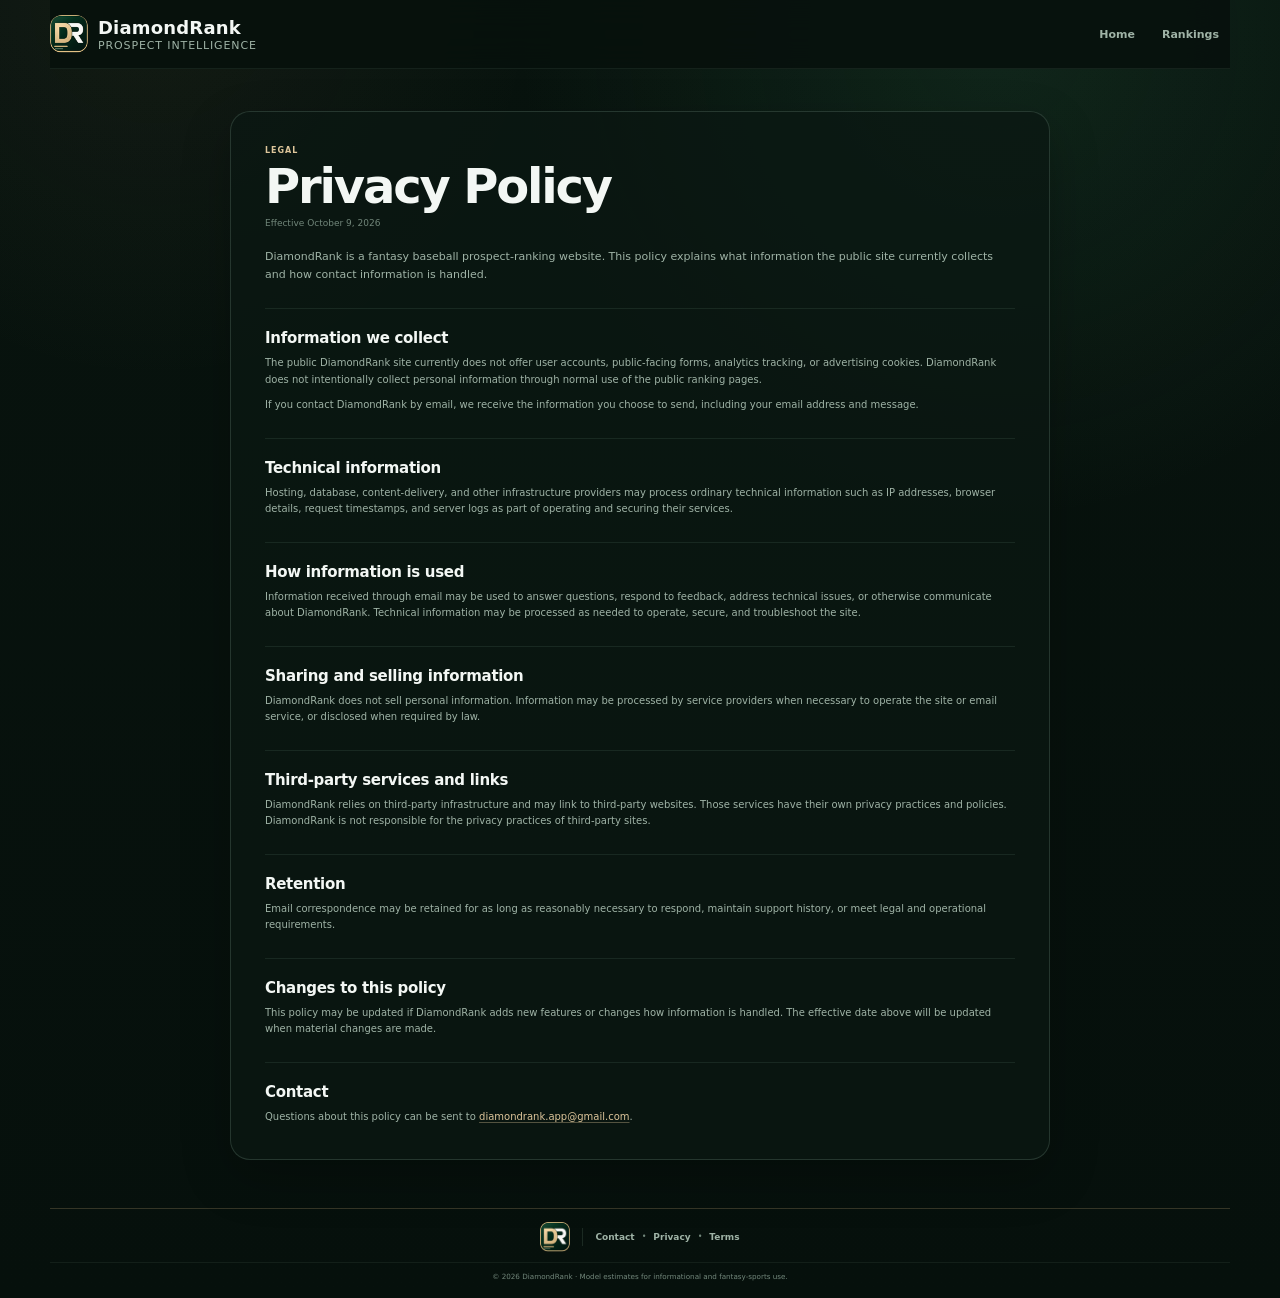
<file: privacy.html>
<!doctype html>
<html lang="en">
<head>
  <meta charset="utf-8" />
  <meta name="viewport" content="width=device-width,initial-scale=1,viewport-fit=cover" />
  <meta name="theme-color" content="#07110d" />
  <title>Privacy Policy · DiamondRank</title>
  <meta name="description" content="DiamondRank privacy policy and information-handling practices." />

  <link rel="icon" href="./assets/diamondrank-favicon.ico" sizes="any" />
  <link rel="icon" type="image/png" sizes="32x32" href="./assets/diamondrank-favicon-32.png" />
  <link rel="icon" type="image/png" sizes="16x16" href="./assets/diamondrank-favicon-16.png" />
  <link rel="apple-touch-icon" sizes="180x180" href="./assets/diamondrank-apple-touch-icon.png" />
  <link rel="manifest" href="./site.webmanifest" />

  <link rel="stylesheet" href="./css/diamondrank.css?v=38" />
</head>
<body class="legal-v1">
  <div class="site-shell">
    <header class="site-header">
      <a class="brand" href="./" aria-label="DiamondRank home">
        <span class="brand-mark" aria-hidden="true"><img src="./assets/diamondrank-icon-64.png" alt="" width="64" height="64" /></span>
        <span>
          <strong>DiamondRank</strong>
          <small>Prospect Intelligence</small>
        </span>
      </a>

      <nav class="site-nav" aria-label="Primary navigation">
        <a href="./">Home</a>
        <a href="./rankings.html?mode=hitters">Rankings</a>
      </nav>
    </header>

    <main class="legal-main">
      <article class="legal-card">
        <p class="legal-eyebrow">LEGAL</p>
        <h1>Privacy Policy</h1>
        <p class="legal-meta">Effective October 9, 2026</p>

        <p class="legal-intro">
          DiamondRank is a fantasy baseball prospect-ranking website. This policy explains
          what information the public site currently collects and how contact information is handled.
        </p>

        <section class="legal-section">
          <h2>Information we collect</h2>
          <p>
            The public DiamondRank site currently does not offer user accounts, public-facing forms,
            analytics tracking, or advertising cookies. DiamondRank does not intentionally collect
            personal information through normal use of the public ranking pages.
          </p>
          <p>
            If you contact DiamondRank by email, we receive the information you choose to send,
            including your email address and message.
          </p>
        </section>

        <section class="legal-section">
          <h2>Technical information</h2>
          <p>
            Hosting, database, content-delivery, and other infrastructure providers may process
            ordinary technical information such as IP addresses, browser details, request timestamps,
            and server logs as part of operating and securing their services.
          </p>
        </section>

        <section class="legal-section">
          <h2>How information is used</h2>
          <p>
            Information received through email may be used to answer questions, respond to feedback,
            address technical issues, or otherwise communicate about DiamondRank. Technical information
            may be processed as needed to operate, secure, and troubleshoot the site.
          </p>
        </section>

        <section class="legal-section">
          <h2>Sharing and selling information</h2>
          <p>
            DiamondRank does not sell personal information. Information may be processed by service
            providers when necessary to operate the site or email service, or disclosed when required by law.
          </p>
        </section>

        <section class="legal-section">
          <h2>Third-party services and links</h2>
          <p>
            DiamondRank relies on third-party infrastructure and may link to third-party websites.
            Those services have their own privacy practices and policies. DiamondRank is not responsible
            for the privacy practices of third-party sites.
          </p>
        </section>

        <section class="legal-section">
          <h2>Retention</h2>
          <p>
            Email correspondence may be retained for as long as reasonably necessary to respond,
            maintain support history, or meet legal and operational requirements.
          </p>
        </section>

        <section class="legal-section">
          <h2>Changes to this policy</h2>
          <p>
            This policy may be updated if DiamondRank adds new features or changes how information is handled.
            The effective date above will be updated when material changes are made.
          </p>
        </section>

        <section class="legal-section">
          <h2>Contact</h2>
          <p>
            Questions about this policy can be sent to
            <a href="mailto:diamondrank.app@gmail.com">diamondrank.app@gmail.com</a>.
          </p>
        </section>
      </article>
    </main>

    <diamondrank-footer></diamondrank-footer>
  </div>
  <script src="./js/site-footer.js"></script>
</body>
</html>
</file>
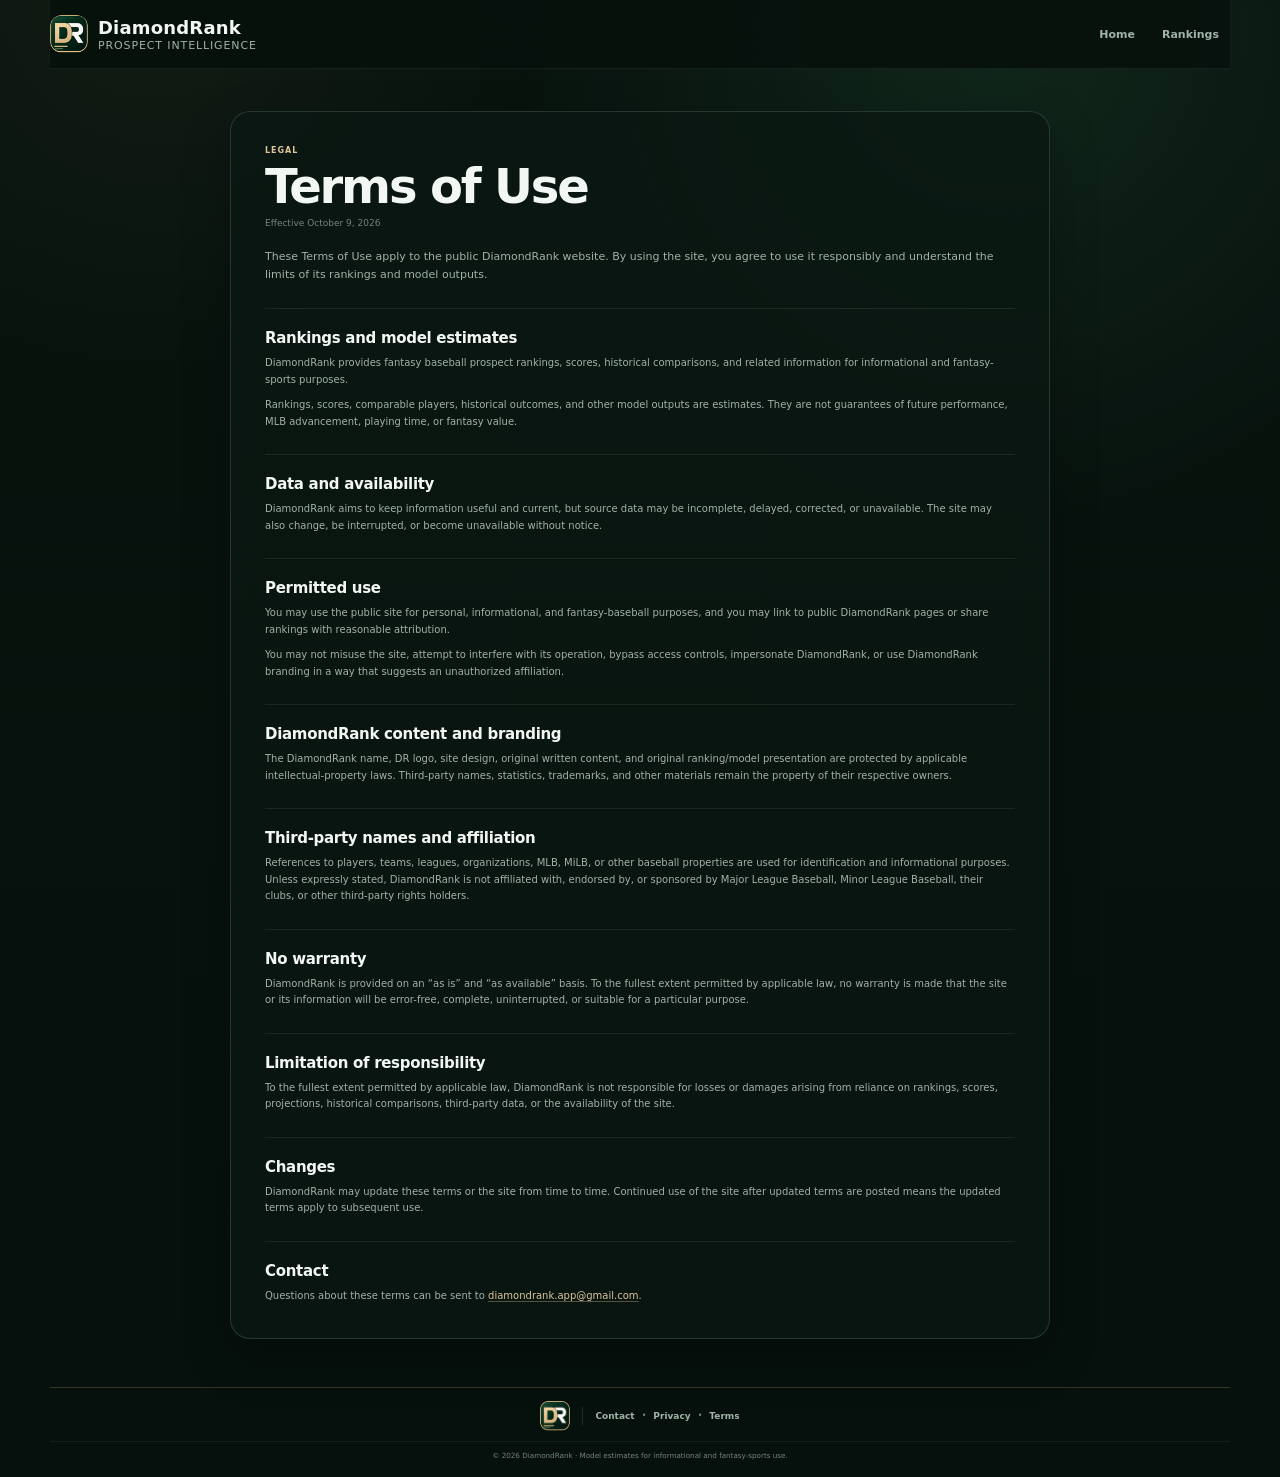
<file: terms.html>
<!doctype html>
<html lang="en">
<head>
  <meta charset="utf-8" />
  <meta name="viewport" content="width=device-width,initial-scale=1,viewport-fit=cover" />
  <meta name="theme-color" content="#07110d" />
  <title>Terms of Use · DiamondRank</title>
  <meta name="description" content="Terms governing use of the DiamondRank fantasy baseball prospect-ranking website." />

  <link rel="icon" href="./assets/diamondrank-favicon.ico" sizes="any" />
  <link rel="icon" type="image/png" sizes="32x32" href="./assets/diamondrank-favicon-32.png" />
  <link rel="icon" type="image/png" sizes="16x16" href="./assets/diamondrank-favicon-16.png" />
  <link rel="apple-touch-icon" sizes="180x180" href="./assets/diamondrank-apple-touch-icon.png" />
  <link rel="manifest" href="./site.webmanifest" />

  <link rel="stylesheet" href="./css/diamondrank.css?v=38" />
</head>
<body class="legal-v1">
  <div class="site-shell">
    <header class="site-header">
      <a class="brand" href="./" aria-label="DiamondRank home">
        <span class="brand-mark" aria-hidden="true"><img src="./assets/diamondrank-icon-64.png" alt="" width="64" height="64" /></span>
        <span>
          <strong>DiamondRank</strong>
          <small>Prospect Intelligence</small>
        </span>
      </a>

      <nav class="site-nav" aria-label="Primary navigation">
        <a href="./">Home</a>
        <a href="./rankings.html?mode=hitters">Rankings</a>
      </nav>
    </header>

    <main class="legal-main">
      <article class="legal-card">
        <p class="legal-eyebrow">LEGAL</p>
        <h1>Terms of Use</h1>
        <p class="legal-meta">Effective October 9, 2026</p>

        <p class="legal-intro">
          These Terms of Use apply to the public DiamondRank website. By using the site,
          you agree to use it responsibly and understand the limits of its rankings and model outputs.
        </p>

        <section class="legal-section">
          <h2>Rankings and model estimates</h2>
          <p>
            DiamondRank provides fantasy baseball prospect rankings, scores, historical comparisons,
            and related information for informational and fantasy-sports purposes.
          </p>
          <p>
            Rankings, scores, comparable players, historical outcomes, and other model outputs are estimates.
            They are not guarantees of future performance, MLB advancement, playing time, or fantasy value.
          </p>
        </section>

        <section class="legal-section">
          <h2>Data and availability</h2>
          <p>
            DiamondRank aims to keep information useful and current, but source data may be incomplete,
            delayed, corrected, or unavailable. The site may also change, be interrupted, or become unavailable
            without notice.
          </p>
        </section>

        <section class="legal-section">
          <h2>Permitted use</h2>
          <p>
            You may use the public site for personal, informational, and fantasy-baseball purposes,
            and you may link to public DiamondRank pages or share rankings with reasonable attribution.
          </p>
          <p>
            You may not misuse the site, attempt to interfere with its operation, bypass access controls,
            impersonate DiamondRank, or use DiamondRank branding in a way that suggests an unauthorized affiliation.
          </p>
        </section>

        <section class="legal-section">
          <h2>DiamondRank content and branding</h2>
          <p>
            The DiamondRank name, DR logo, site design, original written content, and original ranking/model
            presentation are protected by applicable intellectual-property laws. Third-party names, statistics,
            trademarks, and other materials remain the property of their respective owners.
          </p>
        </section>

        <section class="legal-section">
          <h2>Third-party names and affiliation</h2>
          <p>
            References to players, teams, leagues, organizations, MLB, MiLB, or other baseball properties
            are used for identification and informational purposes. Unless expressly stated, DiamondRank is
            not affiliated with, endorsed by, or sponsored by Major League Baseball, Minor League Baseball,
            their clubs, or other third-party rights holders.
          </p>
        </section>

        <section class="legal-section">
          <h2>No warranty</h2>
          <p>
            DiamondRank is provided on an “as is” and “as available” basis. To the fullest extent permitted
            by applicable law, no warranty is made that the site or its information will be error-free,
            complete, uninterrupted, or suitable for a particular purpose.
          </p>
        </section>

        <section class="legal-section">
          <h2>Limitation of responsibility</h2>
          <p>
            To the fullest extent permitted by applicable law, DiamondRank is not responsible for losses
            or damages arising from reliance on rankings, scores, projections, historical comparisons,
            third-party data, or the availability of the site.
          </p>
        </section>

        <section class="legal-section">
          <h2>Changes</h2>
          <p>
            DiamondRank may update these terms or the site from time to time. Continued use of the site
            after updated terms are posted means the updated terms apply to subsequent use.
          </p>
        </section>

        <section class="legal-section">
          <h2>Contact</h2>
          <p>
            Questions about these terms can be sent to
            <a href="mailto:diamondrank.app@gmail.com">diamondrank.app@gmail.com</a>.
          </p>
        </section>
      </article>
    </main>

    <diamondrank-footer></diamondrank-footer>
  </div>
  <script src="./js/site-footer.js"></script>
</body>
</html>
</file>
<file: css/diamondrank.css>
:root {
  color-scheme: dark;
  --bg: #07110d;
  --bg-2: #0b1712;
  --panel: rgba(14, 30, 23, 0.88);
  --panel-solid: #0f2018;
  --panel-2: #13271e;
  --border: rgba(177, 224, 197, 0.16);
  --border-strong: rgba(177, 224, 197, 0.27);
  --text: #f3f7f4;
  --muted: #9fb3a6;
  --muted-2: #71867a;
  --green: #59d18c;
  --green-bright: #82e7ad;
  --gold: #d8bd71;
  --danger: #f28b82;
  --shadow: 0 18px 50px rgba(0,0,0,.24);
  --radius: 18px;
  --score-red: #f06b70;
  --score-orange: #f29a52;
  --score-gold: #e5c95c;
  --score-lime: #a6da68;
  --score-emerald: #72e5a5;
  --score-neutral: #a5b6ab;
}

* { box-sizing: border-box; }
html { background: var(--bg); }
body {
  margin: 0;
  min-height: 100vh;
  background:
    radial-gradient(circle at 78% 3%, rgba(60, 139, 94, .16), transparent 30rem),
    linear-gradient(180deg, #08130e 0%, #06100c 100%);
  color: var(--text);
  font-family: Inter, ui-sans-serif, system-ui, -apple-system, BlinkMacSystemFont, "Segoe UI", sans-serif;
  -webkit-font-smoothing: antialiased;
}
button, input, select { font: inherit; }
button { cursor: pointer; }
a { color: inherit; text-decoration: none; }
[hidden] { display: none !important; }

.site-shell { width: min(1180px, calc(100% - 28px)); margin: 0 auto; }
.site-header {
  position: sticky;
  top: 0;
  z-index: 20;
  display: flex;
  align-items: center;
  justify-content: space-between;
  gap: 16px;
  padding: 15px 0;
  background: rgba(7, 17, 13, .9);
  backdrop-filter: blur(18px);
  border-bottom: 1px solid rgba(177,224,197,.08);
}
.brand { display:flex; align-items:center; gap:10px; min-width:0; }
.brand-mark {
  display:grid; place-items:center; width:38px; height:38px; flex:0 0 auto;
  color: var(--green-bright); font-size:24px;
  border:1px solid var(--border-strong); border-radius:12px; background:#102119;
  box-shadow: inset 0 0 18px rgba(89,209,140,.08);
}
.brand strong { display:block; font-size:18px; letter-spacing:.01em; }
.brand small { display:block; margin-top:1px; color:var(--muted); font-size:11px; letter-spacing:.08em; text-transform:uppercase; }
.header-status { color: var(--muted); font-size: 12px; text-align:right; }

main { padding: 32px 0 24px; }
.hero {
  display:grid;
  grid-template-columns: 1fr auto;
  align-items:end;
  gap: 24px;
  padding: 30px;
  border:1px solid var(--border);
  border-radius: 24px;
  background: linear-gradient(135deg, rgba(18,39,29,.94), rgba(10,23,17,.92));
  box-shadow: var(--shadow);
}
.eyebrow { margin:0 0 7px; color:var(--green-bright); font-size:11px; font-weight:800; letter-spacing:.14em; }
.hero h1 { max-width:760px; margin:0; font-size:clamp(32px, 6vw, 62px); line-height:.98; letter-spacing:-.045em; }
.hero-text { max-width:760px; margin:18px 0 0; color:var(--muted); font-size:15px; line-height:1.65; }
.leaderboard-hero { align-items:center; padding:14px 16px; }
.leaderboard-hero h1 { max-width:720px; font-size:clamp(30px, 4.2vw, 48px); line-height:.98; }
.leaderboard-hero .hero-text { margin-top:7px; font-size:11px; line-height:1.35; }

.hero-summary-grid { display:grid; grid-template-columns:repeat(2,minmax(100px,1fr)); gap:8px; }
.hero-summary-card {
  min-width:110px;
  padding:10px 12px;
  border:1px solid var(--border);
  border-radius:12px;
  background:rgba(255,255,255,.012);
  text-align:right;
}
.hero-summary-card small,
.hero-summary-card span { display:block; color:var(--muted-2); font-size:8px; }
.hero-summary-card small { font-weight:800; letter-spacing:.07em; text-transform:uppercase; }
.hero-summary-card strong { display:block; margin:3px 0 2px; font-size:22px; line-height:1; }

.board-mode-switch {
  display:grid;
  grid-template-columns:repeat(2,minmax(0,1fr));
  gap:6px;
  width:min(360px,100%);
  margin:12px 0 8px;
  padding:5px;
  border:1px solid var(--border);
  border-radius:14px;
  background:rgba(13,28,21,.82);
}
.board-mode-button {
  display:flex;
  min-height:38px;
  align-items:center;
  justify-content:center;
  padding:7px 14px;
  border:1px solid transparent;
  border-radius:10px;
  color:var(--muted);
  background:transparent;
  font-size:12px;
  font-weight:800;
  letter-spacing:.02em;
}
.board-mode-button:hover { color:var(--text); }
.board-mode-button.active,
.board-mode-button[aria-current="page"] {
  color:#07110d;
  background:var(--green-bright);
  border-color:rgba(130,231,173,.62);
  box-shadow:0 6px 18px rgba(0,0,0,.14);
}

.toolbar {
  display:grid;
  grid-template-columns:minmax(190px,1.5fr) repeat(4,minmax(120px,.8fr)) auto;
  gap:10px;
  margin:8px 0;
  padding:12px;
  border:1px solid var(--border);
  border-radius:16px;
  background:rgba(13,28,21,.82);
}
.toolbar label { display:grid; gap:5px; min-width:0; }
.toolbar label > span { padding-left:2px; color:var(--muted-2); font-size:10px; font-weight:750; letter-spacing:.08em; text-transform:uppercase; }
.toolbar input, .toolbar select {
  width:100%; min-width:0; height:42px; padding:0 12px;
  color:var(--text); background:#0a1811; border:1px solid var(--border); border-radius:10px; outline:none;
}
.toolbar input:focus, .toolbar select:focus { border-color:rgba(89,209,140,.55); box-shadow:0 0 0 3px rgba(89,209,140,.08); }
.ghost-button,
.filter-toggle {
  align-self:end;
  min-height:42px;
  padding:0 15px;
  color:var(--muted);
  background:transparent;
  border:1px solid var(--border);
  border-radius:10px;
}
.ghost-button:hover, .filter-toggle:hover { color:var(--text); border-color:var(--border-strong); }
.filter-toggle { display:none; }
#activeFilterCount {
  display:inline-grid; min-width:18px; height:18px; padding:0 5px; margin-left:5px;
  place-items:center; border-radius:999px; color:#07110d; background:var(--green-bright);
  font-size:10px; font-weight:850;
}
.filter-toggle.has-active-filters { border-color:rgba(89,209,140,.5); color:var(--green-bright); }

.board-panel {
  overflow:hidden;
  margin-top:8px;
  border:1px solid var(--border);
  border-radius:20px;
  background:rgba(11,24,18,.82);
  box-shadow:var(--shadow);
}
.board-head { display:flex; justify-content:space-between; align-items:flex-end; gap:16px; padding:18px 18px 13px; border-bottom:1px solid var(--border); }
.board-head-compact { min-height:0; padding:11px 18px; }
.board-head-title { min-width:0; }
.board-eyebrow { display:block; margin-bottom:2px; color:var(--green-bright); font-size:8px; font-weight:850; letter-spacing:.09em; text-transform:uppercase; }
.board-head h2 { margin:0; font-size:22px; letter-spacing:-.025em; }
.board-result-summary { display:flex; flex-direction:column; align-items:flex-end; gap:2px; color:var(--muted-2); font-size:9px; }
.board-result-summary strong { color:var(--text); font-size:13px; }

.leaderboard { display:grid; }
.player-row {
  appearance:none; width:100%; color:inherit; text-align:left; background:transparent; border:0;
  display:grid; grid-template-columns:64px minmax(0,1.55fr) minmax(90px,.55fr) minmax(90px,.55fr) minmax(90px,.55fr) 70px;
  align-items:center; gap:12px; min-height:76px; padding:11px 16px;
  border-bottom:1px solid rgba(177,224,197,.08);
  transition:background .15s ease, transform .15s ease;
}
button.player-row:hover { background:rgba(89,209,140,.055); }
button.player-row:focus-visible { outline:2px solid var(--green); outline-offset:-2px; }
.rank-box { display:flex; align-items:baseline; gap:2px; }
.rank-box small { color:var(--muted-2); font-weight:700; }
.rank-number { font-size:25px; font-weight:850; letter-spacing:-.04em; }
.player-main { min-width:0; }
.player-name { overflow:hidden; text-overflow:ellipsis; white-space:nowrap; font-size:17px; font-weight:780; letter-spacing:-.015em; }
.player-meta { display:flex; flex-wrap:wrap; gap:5px 9px; margin-top:4px; color:var(--muted); font-size:11px; }
.player-meta .confidence { color:var(--green-bright); }
.score-cell { display:flex; flex-direction:column; align-items:flex-end; gap:1px; }
.score-cell strong { font-size:18px; letter-spacing:-.02em; }
.score-cell span { color:var(--muted-2); font-size:9px; font-weight:750; letter-spacing:.07em; text-transform:uppercase; }
.score-cell.primary strong { font-size:24px; }
.row-chevron { color:var(--muted-2); font-size:21px; text-align:right; }
.row-status { color:var(--muted-2); font-size:8px; font-weight:750; line-height:1.2; text-align:right; text-transform:uppercase; letter-spacing:.05em; }

.tone-red strong, strong.tone-red { color:var(--score-red); }
.tone-orange strong, strong.tone-orange { color:var(--score-orange); }
.tone-gold strong, strong.tone-gold { color:var(--score-gold); }
.tone-lime strong, strong.tone-lime { color:var(--score-lime); }
.tone-emerald strong, strong.tone-emerald { color:var(--score-emerald); }
.tone-neutral strong, strong.tone-neutral { color:var(--score-neutral); }

.load-more-wrap { display:flex; justify-content:center; padding:14px; }
.load-more, .error-state button {
  min-height:42px; padding:0 18px; border:1px solid rgba(89,209,140,.32); border-radius:11px;
  color:#07110d; background:var(--green-bright); font-weight:800;
}
.method-note { margin:14px 2px 0; color:var(--muted); font-size:11px; line-height:1.55; }
.method-note p { margin:0; }
footer { display:flex; justify-content:space-between; gap:20px; padding:22px 0 34px; color:var(--muted-2); font-size:11px; }

.loading-list { display:grid; gap:1px; }
.skeleton-row { height:76px; background:linear-gradient(90deg, rgba(255,255,255,.02), rgba(255,255,255,.06), rgba(255,255,255,.02)); background-size:200% 100%; animation:pulse 1.2s infinite; border-bottom:1px solid rgba(177,224,197,.06); }
@keyframes pulse { to { background-position:-200% 0; } }
.state-card { margin:18px; padding:20px; border:1px solid rgba(242,139,130,.2); border-radius:14px; background:rgba(242,139,130,.05); }
.error-state { display:grid; gap:7px; color:var(--muted); }
.error-state strong { color:var(--danger); }
.error-state button { justify-self:start; margin-top:7px; }

/* Generic modal shell. Sport-specific profile styling lives in hitters.css / pitchers.css. */
.player-dialog {
  width:min(860px, calc(100% - 24px));
  max-height:calc(100dvh - max(12px, env(safe-area-inset-top)) - max(12px, env(safe-area-inset-bottom)));
  padding:0; margin-top:max(6px, env(safe-area-inset-top)); margin-bottom:max(6px, env(safe-area-inset-bottom));
  color:var(--text); background:transparent; border:0; border-radius:22px;
}
.player-dialog::backdrop { background:rgba(0,0,0,.72); backdrop-filter:blur(4px); }
.dialog-shell {
  position:relative; overflow:auto;
  max-height:calc(100dvh - max(12px, env(safe-area-inset-top)) - max(12px, env(safe-area-inset-bottom)));
  padding:0 22px 22px; border:1px solid var(--border-strong); border-radius:22px;
  background:#0a1711; box-shadow:0 30px 80px rgba(0,0,0,.55); overscroll-behavior:contain;
}
.dialog-control-bar {
  position:sticky; top:0; z-index:12; display:flex; justify-content:flex-end; min-height:52px;
  margin:0 -22px 4px; padding:8px 22px 6px;
  background:linear-gradient(to bottom,rgba(10,23,17,.99),rgba(10,23,17,.97) 72%,rgba(10,23,17,0));
  pointer-events:none;
}
.dialog-close {
  width:36px; height:36px; pointer-events:auto; color:var(--text); background:#12241b;
  border:1px solid var(--border); border-radius:10px; font-size:24px; line-height:1;
}
.dialog-loading { min-height:280px; display:grid; place-items:center; color:var(--muted); }

@media (max-width: 900px) {
  .toolbar { grid-template-columns:repeat(2,minmax(0,1fr)); }
  .search-field { grid-column:1 / -1; }
  .ghost-button { width:100%; }
  .player-row { grid-template-columns:54px minmax(0,1fr) 78px 52px; gap:8px; min-height:70px; padding:9px 12px; }
  .player-row .score-cell.opportunity, .player-row .score-cell.fantasy { display:none; }
  .player-name { font-size:15px; }
  .score-cell.primary strong { font-size:21px; }
  .rank-number { font-size:22px; }
}

@media (max-width: 640px) {
  .site-shell { width:min(100% - 18px, 1180px); }
  .site-header { min-height:54px; padding:8px 0; }
  .brand-mark { width:34px; height:34px; border-radius:10px; font-size:21px; }
  .brand strong { font-size:17px; }
  .brand small { display:none; }
  .header-status { max-width:116px; font-size:9px; line-height:1.25; }
  main { padding-top:10px; }
  .leaderboard-hero { grid-template-columns:minmax(0,1fr) auto; gap:9px; padding:12px 13px; border-radius:16px; }
  .leaderboard-hero .eyebrow { margin-bottom:4px; font-size:8px; }
  .leaderboard-hero h1 { font-size:25px; line-height:1; }
  .leaderboard-hero .hero-text { margin-top:6px; max-width:34rem; font-size:9.5px; line-height:1.3; }
  .hero-summary-grid { grid-template-columns:1fr; gap:5px; }
  .hero-summary-card { min-width:82px; padding:7px 8px; }
  .hero-summary-card:first-child { display:none; }
  .hero-summary-card strong { font-size:16px; }
  .hero-summary-card span, .hero-summary-card small { font-size:6.5px; }

  .board-mode-switch { width:100%; margin:9px 0 7px; padding:4px; }
  .board-mode-button { min-height:36px; font-size:11px; }

  .toolbar { grid-template-columns:repeat(2,minmax(0,1fr)); margin:7px 0; padding:7px; gap:7px; border-radius:14px; }
  .toolbar .search-field { grid-column:1 / -1; order:1; }
  .toolbar .sort-field { grid-column:1; order:2; }
  .filter-toggle { display:flex; grid-column:2; order:3; min-height:38px; align-items:center; justify-content:center; gap:7px; color:var(--text); background:#0a1811; }
  .toolbar .secondary-filter { display:none; }
  .toolbar.filters-open .secondary-filter { display:grid; order:4; }
  .toolbar.filters-open .ghost-button.secondary-filter { display:block; width:100%; order:5; }
  .toolbar label > span { font-size:8px; }
  .toolbar input, .toolbar select, .filter-toggle, .ghost-button { height:38px; min-height:38px; padding-inline:10px; font-size:13px; }

  .board-head-compact { padding:9px 12px; }
  .board-head-compact h2 { font-size:19px; }
  .board-result-summary strong { font-size:11px; }
  .board-result-summary span { font-size:8px; }
  .player-row { grid-template-columns:46px minmax(0,1fr) 64px 44px; min-height:64px; padding:8px 9px; }
  .player-meta { gap:3px 6px; font-size:10px; }
  .player-meta .age-meta, .player-meta .confidence { display:none; }
  .rank-number { font-size:20px; }
  .score-cell.primary strong { font-size:19px; }
  .score-cell span { font-size:8px; }
  .row-status { font-size:6.5px; }
  footer { flex-direction:column; gap:4px; padding-bottom:24px; }

  .player-dialog { width:calc(100% - 8px); max-height:calc(100dvh - max(8px,env(safe-area-inset-top)) - max(8px,env(safe-area-inset-bottom))); }
  .dialog-shell { max-height:calc(100dvh - max(8px,env(safe-area-inset-top)) - max(8px,env(safe-area-inset-bottom))); padding:0 14px 14px; border-radius:17px; }
  .dialog-control-bar { min-height:47px; margin:0 -14px 2px; padding:6px 14px 5px; }
}
/* =========================================================
   DiamondRank landing page + navigation
   Append to css/diamondrank.css
   ========================================================= */

.site-nav {
  display: flex;
  align-items: center;
  gap: 5px;
}

.site-nav a {
  padding: 7px 10px;
  border: 1px solid transparent;
  border-radius: 9px;
  color: var(--muted);
  font-size: 11px;
  font-weight: 800;
}

.site-nav a:hover {
  color: var(--text);
}

.site-nav a.active {
  color: var(--green-bright);
  border-color: var(--border);
  background: rgba(89, 209, 140, .055);
}

.header-right {
  display: flex;
  align-items: center;
  gap: 12px;
}

.home-page main {
  padding-top: 24px;
}

.home-hero {
  display: grid;
  grid-template-columns: minmax(0, 1.4fr) minmax(260px, .6fr);
  gap: 22px;
  align-items: center;
  padding: 34px;
  border: 1px solid var(--border);
  border-radius: 24px;
  background:
    radial-gradient(circle at 86% 12%, rgba(89,209,140,.11), transparent 19rem),
    linear-gradient(135deg, rgba(18,39,29,.96), rgba(10,23,17,.92));
  box-shadow: var(--shadow);
}

.home-hero h1 {
  max-width: 780px;
  margin: 0;
  font-size: clamp(40px, 7vw, 76px);
  line-height: .92;
  letter-spacing: -.055em;
}

.home-hero-text {
  max-width: 700px;
  margin: 18px 0 0;
  color: var(--muted);
  font-size: 15px;
  line-height: 1.62;
}

.home-hero-actions {
  display: flex;
  flex-wrap: wrap;
  gap: 8px;
  margin-top: 22px;
}

.primary-action,
.secondary-action {
  display: inline-flex;
  min-height: 42px;
  align-items: center;
  justify-content: center;
  padding: 0 15px;
  border-radius: 11px;
  font-size: 11px;
  font-weight: 850;
}

.primary-action {
  color: #07110d;
  background: var(--green-bright);
  border: 1px solid rgba(130,231,173,.7);
}

.secondary-action {
  color: var(--text);
  background: rgba(255,255,255,.018);
  border: 1px solid var(--border);
}

.home-status-grid {
  display: grid;
  gap: 8px;
}

.home-status-card {
  padding: 16px;
  border: 1px solid var(--border);
  border-radius: 14px;
  background: rgba(7,17,13,.46);
  text-align: right;
}

.home-status-card small,
.home-status-card span {
  display: block;
  color: var(--muted-2);
  font-size: 9px;
}

.home-status-card small {
  font-weight: 850;
  letter-spacing: .08em;
  text-transform: uppercase;
}

.home-status-card strong {
  display: block;
  margin: 5px 0 4px;
  font-size: 28px;
  line-height: 1;
}

.home-score-section,
.home-flow,
.home-preview-section {
  margin-top: 12px;
  padding: 16px;
  border: 1px solid var(--border);
  border-radius: 18px;
  background: rgba(13,28,21,.74);
}

.home-section-head {
  display: grid;
  grid-template-columns: minmax(0, 1fr) minmax(250px, .75fr);
  gap: 18px;
  align-items: end;
}

.home-section-eyebrow,
.home-score-kicker {
  display: block;
  color: var(--green-bright);
  font-size: 8px;
  font-weight: 850;
  letter-spacing: .1em;
  text-transform: uppercase;
}

.home-section-head h2,
.home-context-card h2 {
  margin: 3px 0 0;
  font-size: 20px;
  letter-spacing: -.025em;
}

.home-section-head > p {
  margin: 0;
  color: var(--muted);
  font-size: 10.5px;
  line-height: 1.5;
}

.home-score-grid {
  display: grid;
  grid-template-columns: repeat(3, minmax(0, 1fr));
  gap: 8px;
  margin-top: 11px;
}

.home-score-card {
  padding: 13px;
  border: 1px solid var(--border);
  border-radius: 13px;
  background: rgba(255,255,255,.012);
}

.home-score-card-primary {
  border-color: rgba(89,209,140,.3);
  background: rgba(89,209,140,.045);
}

.home-score-card h3 {
  margin: 4px 0 6px;
  font-size: 16px;
  letter-spacing: -.02em;
}

.home-score-card p {
  margin: 0;
  color: var(--muted);
  font-size: 10px;
  line-height: 1.52;
}

.home-score-card > small {
  display: block;
  margin-top: 7px;
  color: var(--muted-2);
  font-size: 8.5px;
  line-height: 1.4;
}

.home-context-grid {
  display: grid;
  grid-template-columns: repeat(2, minmax(0, 1fr));
  gap: 8px;
  margin-top: 8px;
}

.home-context-card {
  padding: 15px;
  border: 1px solid var(--border);
  border-radius: 16px;
  background: rgba(11,24,18,.74);
}

.home-context-card p {
  margin: 8px 0 0;
  color: var(--muted);
  font-size: 10.5px;
  line-height: 1.55;
}

.home-flow-track {
  display: flex;
  flex-wrap: wrap;
  align-items: center;
  gap: 7px;
  margin-top: 12px;
}

.home-flow-track span {
  padding: 8px 10px;
  border: 1px solid var(--border);
  border-radius: 999px;
  background: rgba(255,255,255,.014);
  color: var(--text);
  font-size: 9px;
  font-weight: 750;
}

.home-flow-track i {
  color: var(--muted-2);
  font-size: 12px;
  font-style: normal;
}

.home-preview-grid {
  display: grid;
  grid-template-columns: repeat(2, minmax(0, 1fr));
  gap: 8px;
  margin-top: 11px;
}

.home-preview-card {
  overflow: hidden;
  border: 1px solid var(--border);
  border-radius: 14px;
  background: rgba(7,17,13,.38);
}

.home-preview-head {
  display: flex;
  align-items: end;
  justify-content: space-between;
  gap: 12px;
  padding: 12px;
  border-bottom: 1px solid var(--border);
}

.home-preview-head h3 {
  margin: 3px 0 0;
  font-size: 16px;
}

.home-preview-head > a {
  color: var(--green-bright);
  font-size: 9px;
  font-weight: 800;
}

.home-preview-list {
  display: grid;
}

.home-preview-row {
  display: grid;
  grid-template-columns: 34px minmax(0, 1fr) auto;
  gap: 9px;
  align-items: center;
  min-height: 54px;
  padding: 8px 11px;
  border-bottom: 1px solid rgba(177,224,197,.07);
}

.home-preview-row:last-child {
  border-bottom: 0;
}

.home-preview-row:hover {
  background: rgba(89,209,140,.045);
}

.home-preview-rank {
  color: var(--muted-2);
  font-size: 11px;
  font-weight: 850;
}

.home-preview-player {
  min-width: 0;
}

.home-preview-player strong {
  display: block;
  overflow: hidden;
  color: var(--text);
  font-size: 12px;
  text-overflow: ellipsis;
  white-space: nowrap;
}

.home-preview-player small,
.home-preview-score small {
  display: block;
  margin-top: 2px;
  color: var(--muted-2);
  font-size: 8px;
}

.home-preview-score {
  text-align: right;
}

.home-preview-score strong {
  font-size: 16px;
}

.home-preview-loading,
.home-preview-error {
  padding: 20px 12px;
  color: var(--muted);
  font-size: 10px;
  text-align: center;
}

.home-preview-error a {
  display: block;
  margin-top: 5px;
  color: var(--green-bright);
  font-weight: 800;
}

.home-interpretation-note {
  display: grid;
  grid-template-columns: auto minmax(0, 1fr);
  gap: 12px;
  align-items: baseline;
  margin: 10px 2px 0;
  color: var(--muted);
  font-size: 9.5px;
  line-height: 1.5;
}

.home-interpretation-note strong {
  color: var(--text);
  white-space: nowrap;
}

.home-interpretation-note p {
  margin: 0;
}

.rankings-context-note {
  display: grid;
  grid-template-columns: auto minmax(0, 1fr) auto;
  gap: 8px;
  align-items: center;
  margin: 8px 0;
  padding: 8px 11px;
  border: 1px solid rgba(177,224,197,.12);
  border-radius: 12px;
  background: rgba(13,28,21,.62);
  font-size: 9px;
}

.rankings-context-note strong {
  color: var(--text);
}

.rankings-context-note span {
  color: var(--muted);
  line-height: 1.4;
}

.rankings-context-note a {
  color: var(--green-bright);
  font-weight: 800;
  white-space: nowrap;
}

@media (max-width: 760px) {
  .site-nav a {
    padding: 6px 8px;
    font-size: 10px;
  }

  .header-right {
    gap: 5px;
  }

  .header-right .header-status {
    display: none;
  }

  .home-page main {
    padding-top: 10px;
  }

  .home-hero {
    grid-template-columns: 1fr;
    gap: 15px;
    padding: 19px 16px;
    border-radius: 18px;
  }

  .home-hero h1 {
    font-size: clamp(38px, 12vw, 56px);
  }

  .home-hero-text {
    margin-top: 12px;
    font-size: 12px;
    line-height: 1.5;
  }

  .home-hero-actions {
    margin-top: 15px;
  }

  .primary-action,
  .secondary-action {
    flex: 1 1 150px;
    min-height: 40px;
    padding: 0 10px;
    font-size: 10px;
  }

  .home-status-grid {
    grid-template-columns: repeat(2, minmax(0,1fr));
  }

  .home-status-card {
    padding: 10px;
    text-align: left;
  }

  .home-status-card strong {
    font-size: 21px;
  }

  .home-status-card small,
  .home-status-card span {
    font-size: 7.5px;
  }

  .home-score-section,
  .home-flow,
  .home-preview-section {
    margin-top: 8px;
    padding: 10px;
    border-radius: 15px;
  }

  .home-section-head {
    grid-template-columns: 1fr;
    gap: 4px;
  }

  .home-section-head h2,
  .home-context-card h2 {
    font-size: 17px;
  }

  .home-section-head > p {
    font-size: 9px;
  }

  .home-score-grid,
  .home-context-grid,
  .home-preview-grid {
    grid-template-columns: 1fr;
    gap: 6px;
  }

  .home-score-card,
  .home-context-card {
    padding: 10px;
  }

  .home-score-card h3 {
    font-size: 14px;
  }

  .home-score-card p,
  .home-context-card p {
    font-size: 9px;
  }

  .home-flow-track {
    gap: 4px;
  }

  .home-flow-track span {
    padding: 6px 8px;
    font-size: 8px;
  }

  .home-flow-track i {
    font-size: 9px;
  }

  .home-preview-row {
    min-height: 50px;
  }

  .home-interpretation-note {
    grid-template-columns: 1fr;
    gap: 2px;
    font-size: 8.5px;
  }

  .rankings-context-note {
    grid-template-columns: 1fr;
    gap: 3px;
    padding: 7px 9px;
  }

  .rankings-context-note a {
    margin-top: 2px;
  }
}
/* =========================================================
   DiamondRank shared site footer v1
   Add to the bottom of css/diamondrank.css
   ========================================================= */

.site-footer {
  margin-top: clamp(26px, 4vw, 46px);
  overflow: hidden;
  border: 1px solid var(--border);
  border-radius: 20px 20px 0 0;
  background:
    radial-gradient(circle at 8% 0%, rgba(89,209,140,.07), transparent 18rem),
    rgba(7,17,13,.92);
  color: var(--muted);
}

.site-footer-main {
  display: grid;
  grid-template-columns: minmax(0, 1.35fr) minmax(300px, .65fr);
  gap: clamp(24px, 5vw, 70px);
  padding: clamp(22px, 3.2vw, 36px);
}

.site-footer-brand {
  max-width: 560px;
}

.site-footer-brand-link {
  display: inline-flex;
  align-items: center;
  gap: 11px;
  color: var(--text);
}

.site-footer-mark {
  display: grid;
  width: 42px;
  height: 42px;
  flex: 0 0 auto;
  place-items: center;
  border: 1px solid rgba(89,209,140,.30);
  border-radius: 12px;
  color: var(--green-bright);
  background: rgba(89,209,140,.075);
  font-size: 20px;
  line-height: 1;
}

.site-footer-brand-link strong {
  display: block;
  font-size: 18px;
  line-height: 1;
  letter-spacing: -.025em;
}

.site-footer-brand-link small {
  display: block;
  margin-top: 4px;
  color: var(--muted-2);
  font-size: 8px;
  font-weight: 800;
  letter-spacing: .08em;
  text-transform: uppercase;
}

.site-footer-brand p {
  max-width: 510px;
  margin: 13px 0 0;
  color: var(--muted);
  font-size: 10.5px;
  font-weight: 500;
  line-height: 1.55;
}

.site-footer-links {
  display: grid;
  grid-template-columns: repeat(2, minmax(0, 1fr));
  gap: 22px;
}

.site-footer-links > div {
  display: grid;
  align-content: start;
  gap: 7px;
}

.site-footer-links span {
  margin-bottom: 2px;
  color: var(--green-bright);
  font-size: 7.5px;
  font-weight: 900;
  letter-spacing: .11em;
  text-transform: uppercase;
}

.site-footer-links a {
  width: fit-content;
  color: var(--muted);
  font-size: 9.5px;
  font-weight: 650;
  line-height: 1.3;
  transition: color .15s ease;
}

.site-footer-links a:hover,
.site-footer-links a:focus-visible {
  color: var(--text);
}

.site-footer-bottom {
  display: flex;
  align-items: center;
  justify-content: space-between;
  gap: 18px;
  min-height: 44px;
  padding: 10px clamp(22px, 3.2vw, 36px);
  border-top: 1px solid rgba(177,224,197,.09);
  color: var(--muted-2);
  background: rgba(255,255,255,.008);
  font-size: 8px;
  font-weight: 500;
}

@media (max-width: 640px) {
  .site-footer {
    box-sizing: border-box;
    width: 100vw;
    max-width: none;
    margin-top: 24px;
    margin-left: calc(50% - 50vw);
    margin-right: calc(50% - 50vw);
    border-right: 0;
    border-bottom: 0;
    border-left: 0;
    border-radius: 18px 18px 0 0;
  }

  .site-footer-main {
    grid-template-columns: 1fr;
    gap: 18px;
    padding:
      20px
      max(18px, env(safe-area-inset-right))
      18px
      max(18px, env(safe-area-inset-left));
  }

  .site-footer-mark {
    width: 38px;
    height: 38px;
    border-radius: 11px;
    font-size: 17px;
  }

  .site-footer-brand-link strong {
    font-size: 16px;
  }

  .site-footer-brand p {
    margin-top: 10px;
    font-size: 9px;
    line-height: 1.5;
  }

  .site-footer-links {
    gap: 14px;
  }

  .site-footer-links a {
    font-size: 8.5px;
  }

  .site-footer-bottom {
    flex-direction: column;
    align-items: flex-start;
    gap: 3px;
    min-height: 0;
    padding:
      11px
      max(18px, env(safe-area-inset-right))
      max(15px, env(safe-area-inset-bottom))
      max(18px, env(safe-area-inset-left));
    font-size: 7px;
    line-height: 1.35;
  }
}

/* =========================================================
   DiamondRank tan accent pass v1
   Decorative only: score colours remain unchanged.
   ========================================================= */
:root {
  --tan: #c8aa78;
  --tan-bright: #dec69b;
  --tan-soft: rgba(200, 170, 120, .09);
  --tan-line: rgba(200, 170, 120, .24);
}

body {
  background:
    radial-gradient(circle at 12% 0%, rgba(200, 170, 120, .055), transparent 24rem),
    radial-gradient(circle at 78% 3%, rgba(60, 139, 94, .16), transparent 30rem),
    linear-gradient(180deg, #08130e 0%, #06100c 100%);
}

.brand-mark {
  color: var(--tan-bright);
  border-color: var(--tan-line);
  background: linear-gradient(145deg, rgba(200,170,120,.10), #102119 72%);
  box-shadow: inset 0 0 18px rgba(200,170,120,.055);
}

.site-footer {
  background:
    radial-gradient(circle at 8% 0%, rgba(89,209,140,.07), transparent 18rem),
    radial-gradient(circle at 92% 100%, rgba(200,170,120,.055), transparent 16rem),
    rgba(7,17,13,.92);
}

.site-footer-mark {
  color: var(--tan-bright);
  border-color: var(--tan-line);
  background: var(--tan-soft);
}

.site-footer-links span {
  color: var(--tan-bright);
}


/* =========================================================
   DiamondRank DR logo asset v1
   Uses the image asset for header/footer branding.
   ========================================================= */
.brand-mark,
.site-footer-mark {
  overflow: hidden;
  padding: 0;
  border: 0;
  background: transparent;
  box-shadow: none;
}

.brand-mark img,
.site-footer-mark img {
  display: block;
  width: 100%;
  height: 100%;
  object-fit: contain;
}


/* =========================================================
   DiamondRank traditional footer v2
   Compact brand + utility/legal links.
   ========================================================= */
.site-footer {
  width: auto;
  max-width: none;
  margin: clamp(28px, 4vw, 44px) 0 0;
  padding: 18px 0 0;
  overflow: visible;
  border: 0;
  border-top: 1px solid var(--tan-line);
  border-radius: 0;
  background: transparent;
  color: var(--muted);
}

.site-footer-row {
  display: flex;
  align-items: center;
  justify-content: space-between;
  gap: 20px;
  padding: 0 2px 16px;
}

.site-footer-brand-link {
  display: inline-flex;
  align-items: center;
  gap: 8px;
  flex: 0 0 auto;
  color: var(--text);
}

.site-footer-mark {
  display: block;
  width: 30px;
  height: 30px;
  flex: 0 0 auto;
  overflow: hidden;
  padding: 0;
  border: 0;
  border-radius: 8px;
  background: transparent;
  box-shadow: none;
}

.site-footer-mark img {
  display: block;
  width: 100%;
  height: 100%;
  object-fit: contain;
}

.site-footer-brand-link strong {
  display: block;
  font-size: 14px;
  font-weight: 850;
  line-height: 1;
  letter-spacing: -.015em;
}

.site-footer-links {
  display: flex;
  align-items: center;
  justify-content: flex-end;
  flex-wrap: wrap;
  gap: 8px 16px;
}

.site-footer-links a {
  width: auto;
  color: var(--muted);
  font-size: 9px;
  font-weight: 700;
  line-height: 1.2;
  transition: color .15s ease;
}

.site-footer-links a:hover,
.site-footer-links a:focus-visible {
  color: var(--tan-bright);
}

.site-footer-bottom {
  display: flex;
  min-height: 0;
  align-items: center;
  justify-content: space-between;
  gap: 16px;
  padding: 11px 2px max(18px, env(safe-area-inset-bottom));
  border-top: 1px solid rgba(177, 224, 197, .08);
  color: var(--muted-2);
  background: transparent;
  font-size: 7.5px;
  font-weight: 500;
  line-height: 1.4;
}

/* =========================================================
   Legal pages
   ========================================================= */
.legal-main {
  width: min(820px, 100%);
  margin: 0 auto;
  padding-top: clamp(22px, 4vw, 42px);
}

.legal-card {
  padding: clamp(20px, 4vw, 34px);
  border: 1px solid var(--border);
  border-radius: 20px;
  background: rgba(11, 24, 18, .78);
  box-shadow: var(--shadow);
}

.legal-eyebrow {
  margin: 0 0 7px;
  color: var(--tan-bright);
  font-size: 8px;
  font-weight: 900;
  letter-spacing: .12em;
  text-transform: uppercase;
}

.legal-card h1 {
  margin: 0;
  color: var(--text);
  font-size: clamp(30px, 6vw, 48px);
  line-height: 1;
  letter-spacing: -.045em;
}

.legal-meta {
  margin: 8px 0 0;
  color: var(--muted-2);
  font-size: 9px;
}

.legal-intro {
  margin: 20px 0 0;
  color: var(--muted);
  font-size: 11px;
  line-height: 1.65;
}

.legal-section {
  margin-top: 24px;
  padding-top: 20px;
  border-top: 1px solid rgba(177, 224, 197, .09);
}

.legal-section h2 {
  margin: 0 0 8px;
  color: var(--text);
  font-size: 15px;
  letter-spacing: -.02em;
}

.legal-section p,
.legal-section li {
  color: var(--muted);
  font-size: 10px;
  line-height: 1.65;
}

.legal-section p {
  margin: 0 0 9px;
}

.legal-section p:last-child {
  margin-bottom: 0;
}

.legal-section ul {
  margin: 8px 0 0;
  padding-left: 19px;
}

.legal-section a {
  color: var(--tan-bright);
  text-decoration: underline;
  text-decoration-color: rgba(222, 198, 155, .35);
  text-underline-offset: 2px;
}

.legal-section strong {
  color: var(--text);
}

@media (max-width: 640px) {
  .site-footer {
    box-sizing: border-box;
    width: auto;
    max-width: none;
    margin-top: 24px;
    margin-left: 0;
    margin-right: 0;
    padding-top: 15px;
    border-right: 0;
    border-bottom: 0;
    border-left: 0;
    border-radius: 0;
  }

  .site-footer-row {
    align-items: flex-start;
    gap: 12px;
    padding-bottom: 13px;
  }

  .site-footer-mark {
    width: 28px;
    height: 28px;
    border-radius: 7px;
  }

  .site-footer-brand-link strong {
    font-size: 13px;
  }

  .site-footer-links {
    max-width: 235px;
    gap: 7px 12px;
  }

  .site-footer-links a {
    font-size: 8px;
  }

  .site-footer-bottom {
    flex-direction: column;
    align-items: flex-start;
    gap: 2px;
    padding:
      10px
      2px
      max(16px, env(safe-area-inset-bottom));
    font-size: 6.8px;
  }

  .legal-main {
    padding-top: 16px;
  }

  .legal-card {
    padding: 17px 14px;
    border-radius: 16px;
  }

  .legal-card h1 {
    font-size: 32px;
  }

  .legal-intro {
    margin-top: 15px;
    font-size: 9.5px;
  }

  .legal-section {
    margin-top: 18px;
    padding-top: 16px;
  }

  .legal-section h2 {
    font-size: 13px;
  }

  .legal-section p,
  .legal-section li {
    font-size: 9px;
  }
}


/* =========================================================
   DiamondRank compact footer v3
   Logo + inline utility links.
   ========================================================= */
.site-footer {
  margin: clamp(28px, 4vw, 44px) 0 0;
  padding-top: 15px;
  border-top: 1px solid var(--tan-line);
  background: transparent;
}

.site-footer-row {
  display: flex;
  align-items: center;
  justify-content: flex-start;
  gap: 14px;
  padding: 0 2px 14px;
}

.site-footer-logo {
  display: block;
  width: 30px;
  height: 30px;
  flex: 0 0 auto;
  overflow: hidden;
  border-radius: 8px;
}

.site-footer-logo img {
  display: block;
  width: 100%;
  height: 100%;
  object-fit: contain;
}

.site-footer-links {
  display: flex;
  align-items: center;
  flex-wrap: wrap;
  gap: 6px;
}

.site-footer-links a {
  color: var(--muted);
  font-size: 9px;
  font-weight: 700;
  line-height: 1.2;
  transition: color .15s ease;
}

.site-footer-links > span {
  color: var(--muted-2);
  font-size: 8px;
  line-height: 1;
}

.site-footer-links a:hover,
.site-footer-links a:focus-visible {
  color: var(--tan-bright);
}

.site-footer-bottom {
  display: flex;
  min-height: 0;
  align-items: center;
  justify-content: space-between;
  gap: 16px;
  padding: 10px 2px max(18px, env(safe-area-inset-bottom));
  border-top: 1px solid rgba(177, 224, 197, .08);
  background: transparent;
  color: var(--muted-2);
  font-size: 7.5px;
  font-weight: 500;
  line-height: 1.4;
}

@media (max-width: 640px) {
  .site-footer {
    margin-top: 24px;
    padding-top: 13px;
  }

  .site-footer-row {
    gap: 11px;
    padding-bottom: 12px;
  }

  .site-footer-logo {
    width: 28px;
    height: 28px;
    border-radius: 7px;
  }

  .site-footer-links {
    gap: 5px;
  }

  .site-footer-links a {
    font-size: 7.8px;
  }

  .site-footer-links > span {
    font-size: 7px;
  }

  .site-footer-bottom {
    flex-direction: column;
    align-items: flex-start;
    gap: 2px;
    padding: 9px 2px max(16px, env(safe-area-inset-bottom));
    font-size: 6.8px;
  }
}
</file>
